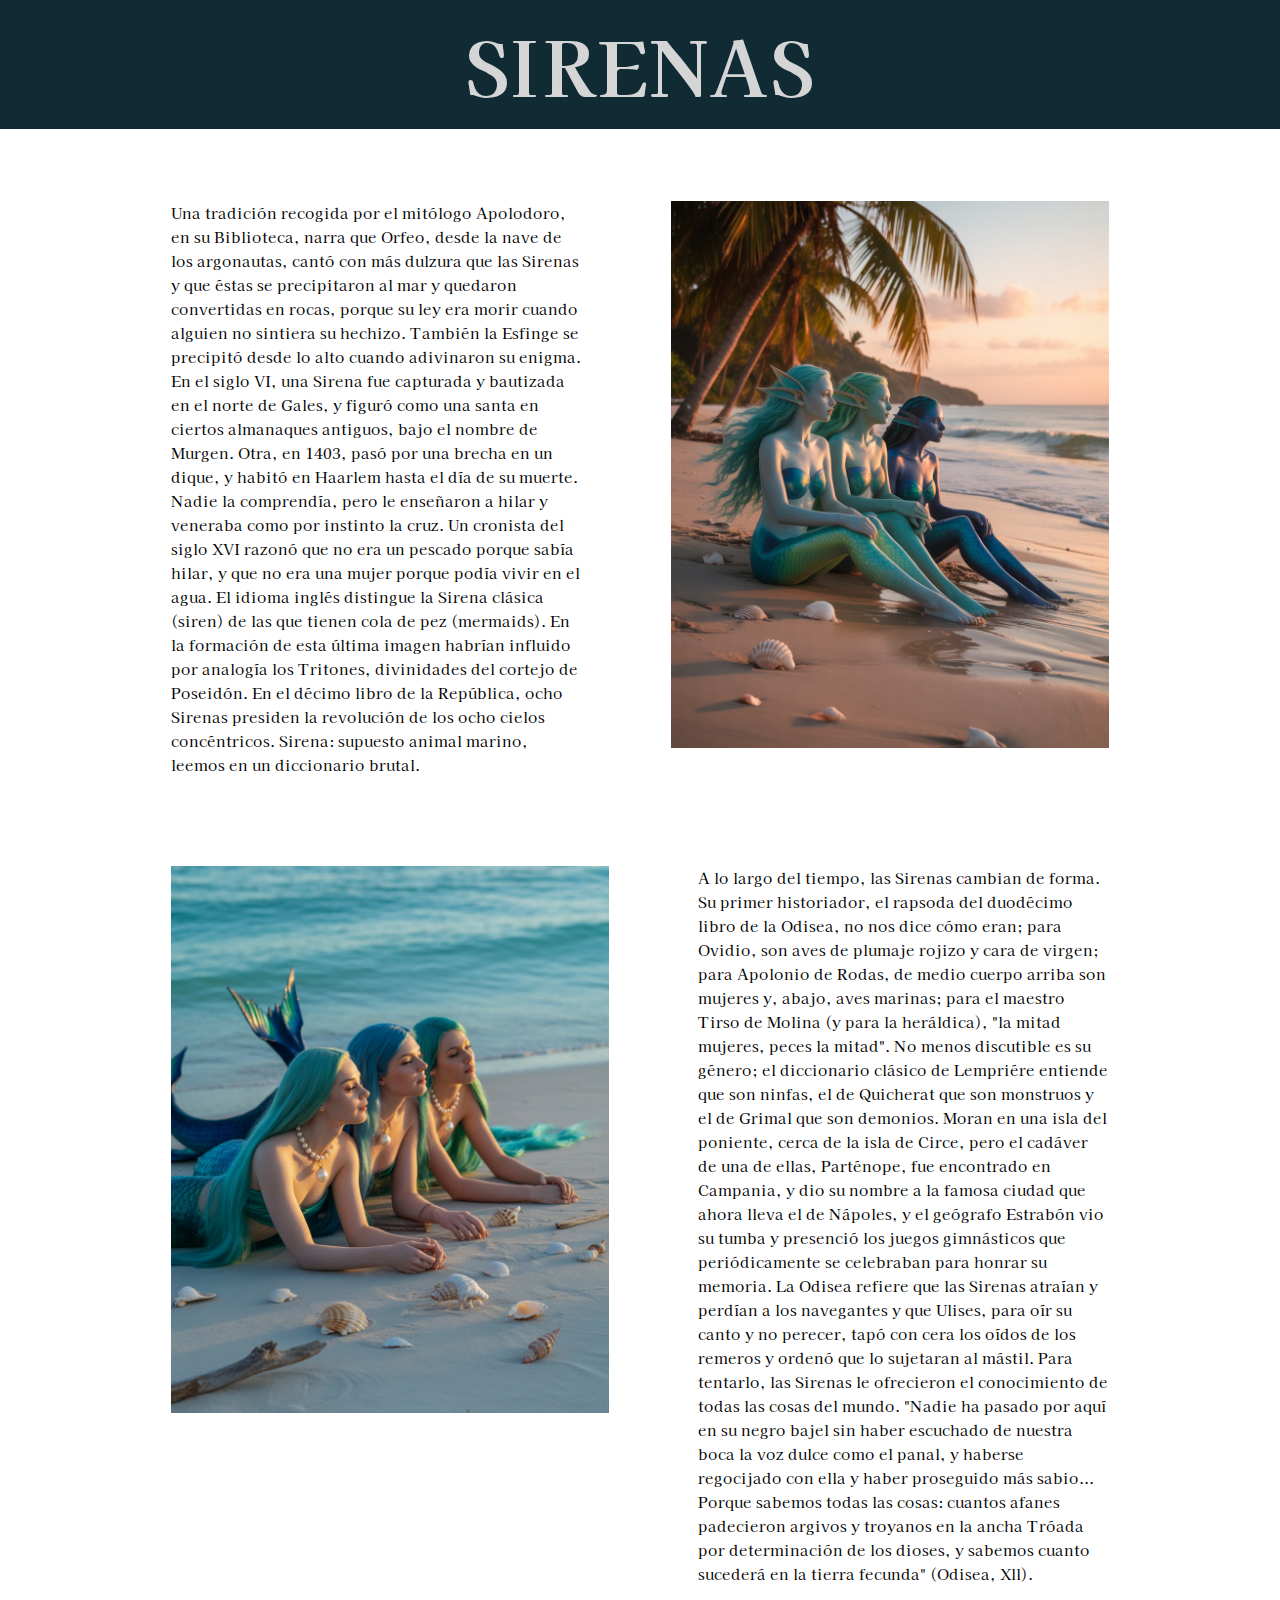
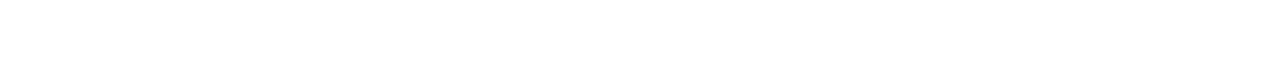
<file: libro/index.html>
<!DOCTYPE html>
<html lang="es">
<head>
    <meta charset="UTF-8">
    <meta name="viewport" content="width=device-width, initial-scale=1.0">
    <link rel="stylesheet" href="estilos/style.css">
    <title>Libro de sirenas</title>
</head>
<body>
    
    <header>
        <h1>SIRENAS</h1>
    </header>
    <main>
        <section>
            <p class="p1">
                Una tradición recogida por el mitólogo Apolodoro, en su Biblioteca, narra que Orfeo, desde la nave de los argonautas, cantó con más dulzura que las Sirenas y que éstas se precipitaron al mar y quedaron convertidas en rocas, porque su ley era morir cuando alguien no sintiera su hechizo. También la Esfinge se precipitó desde lo alto cuando adivinaron su enigma. En el siglo VI, una Sirena fue capturada y bautizada en el norte de Gales, y figuró como una santa en ciertos almanaques antiguos, bajo el nombre de Murgen. Otra, en 1403, pasó por una brecha en un dique, y habitó en Haarlem hasta el día de su muerte. Nadie la comprendía, pero le enseñaron a hilar y veneraba como por instinto la cruz. Un cronista del siglo XVI razonó que no era un pescado porque sabía hilar, y que no era una mujer porque podía vivir en el agua. El idioma inglés distingue la Sirena clásica (siren) de las que tienen cola de pez (mermaids). En la formación de esta última imagen habrían influido por analogía los Tritones, divinidades del cortejo de Poseidón. En el décimo libro de la República, ocho Sirenas presiden la revolución de los ocho cielos concéntricos. Sirena: supuesto animal marino, leemos en un diccionario brutal.
            </p>
            <div class="cont1"><img src="imagenes/sir1.jpeg" alt="sirenas1"></div>
            
        </section>
        <section>
            <div class="cont1"><img src="imagenes/sir2.jpeg" alt="sirenas2"></div>
            <p class="p1">
                A lo largo del tiempo, las Sirenas cambian de forma. Su primer historiador, el rapsoda del duodécimo libro de la Odisea, no nos dice cómo eran; para Ovidio, son aves de plumaje rojizo y cara de virgen; para Apolonio de Rodas, de medio cuerpo arriba son mujeres y, abajo, aves marinas; para el maestro Tirso de Molina (y para la heráldica), "la mitad mujeres, peces la mitad". No menos discutible es su género; el diccionario clásico de Lempriére entiende que son ninfas, el de Quicherat que son monstruos y el de Grimal que son demonios. Moran en una isla del poniente, cerca de la isla de Circe, pero el cadáver de una de ellas, Parténope, fue encontrado en Campania, y dio su nombre a la famosa ciudad que ahora lleva el de Nápoles, y el geógrafo Estrabón vio su tumba y presenció los juegos gimnásticos que periódicamente se celebraban para honrar su memoria. La Odisea refiere que las Sirenas atraían y perdían a los navegantes y que Ulises, para oír su canto y no perecer, tapó con cera los oídos de los remeros y ordenó que lo sujetaran al mástil. Para tentarlo, las Sirenas le ofrecieron el conocimiento de todas las cosas del mundo. "Nadie ha pasado por aquí en su negro bajel sin haber escuchado de nuestra boca la voz dulce como el panal, y haberse regocijado con ella y haber proseguido más sabio... Porque sabemos todas las cosas: cuantos afanes padecieron argivos y troyanos en la ancha Tróada por determinación de los dioses, y sabemos cuanto sucederá en la tierra fecunda" (Odisea, Xll).
            </p>
        </section>
        
    </main>
</body>
</html>
</file>
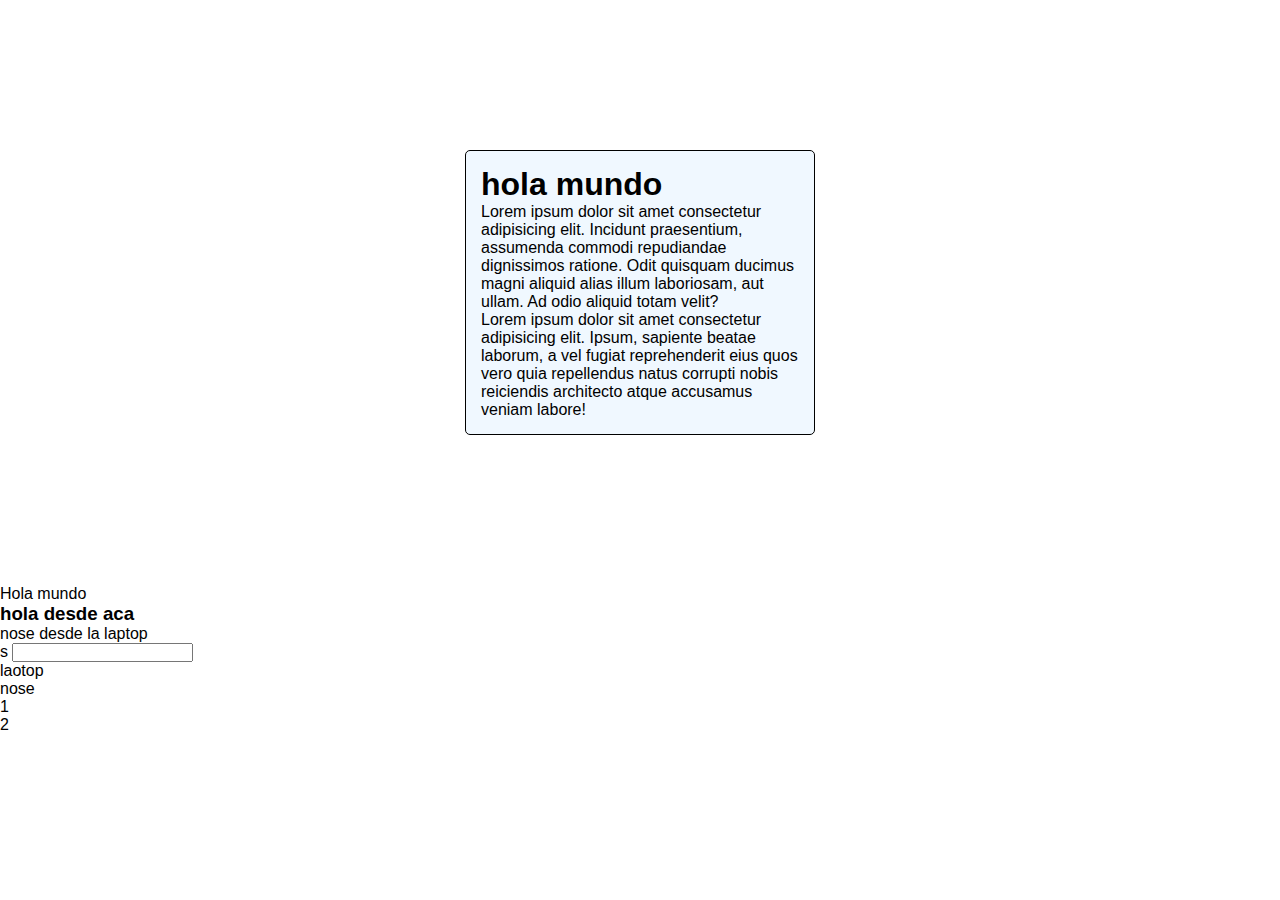
<file: maquetacion/index.html>
<!DOCTYPE html>
<html lang="es">
<head>
    <meta charset="UTF-8">
    <meta name="viewport" content="width=device-width, initial-scale=1.0">
    <link rel="stylesheet" href="estilos/style.css">
    <title>Maquetacion</title>
</head>
<body>
    <section>
        <!--articulos-->
        <article>
            <h1>hola mundo</h1>
            <p>Lorem ipsum dolor sit amet consectetur adipisicing elit. Incidunt praesentium, assumenda commodi repudiandae dignissimos ratione. Odit quisquam ducimus magni aliquid alias illum laboriosam, aut ullam. Ad odio aliquid totam velit?
            </p>
            <p>
                Lorem ipsum dolor sit amet consectetur adipisicing elit. Ipsum, sapiente beatae laborum, a vel fugiat reprehenderit eius quos vero quia repellendus natus corrupti nobis reiciendis architecto atque accusamus veniam labore!
            </p>
        </article>
    </section>
    <footer>
        <p>Hola mundo</p>
        <h3>hola desde aca</h3>
        <p>nose desde la laptop</p>
        <label for="">s</label>
        <input type="text">
        <p>laotop</p>
        <ul>
            <li>nose</li>
            <li>1</li>
            <li>2</li>
        </ul>
    </footer>
</body>
</html>
</file>
<file: libro/estilos/style.css>
@import url('https://fonts.googleapis.com/css2?family=Kaisei+Decol&family=Lexend:wght@100..900&family=Montserrat:ital,wght@0,100..900;1,100..900&family=Mulish:ital,wght@0,200..1000;1,200..1000&family=Nunito+Sans:ital,opsz,wght@0,6..12,200..1000;1,6..12,200..1000&family=Open+Sans:ital,wght@0,300..800;1,300..800&family=Outfit:wght@100..900&family=Quicksand:wght@300..700&display=swap');
*{
    padding: 0;
    margin: 0;
    box-sizing: border-box;
}
body{
    font-family: "Kaisei Decol";
}
header{
    display: flex;
    width: 100%;
    height: 129px;
    padding: 8px 16px;
    justify-content: center;
    align-items: center;
    gap: 10px;
    flex-shrink: 0;
    background: #102B34;
    h1{
        color: #D5D5D5;
        font-family: "Kaisei Decol";
        font-size: 75px;
        font-style: normal;
        font-weight: 700;
        line-height: normal;
        letter-spacing: 1.5px;
    }
}
main{
    margin:  72px auto;
    width: 938px;
    display: flex;
    flex-direction: column;
    justify-content: center;
    align-items: flex-start;
    gap: 89px;
}
section{
    display: flex;
    flex-direction: row;
    width: 100%;
    justify-content: space-between;
}
p{
    color: #000;
    font-family: "Kaisei Decol";
    font-size: 15px;
    font-style: normal;
    font-weight: 400;
    line-height: 24px; /* 160% */
}
.cont1{
    width: 438px;
    height: 547px;
    overflow: hidden;
}
img{
    width: 100%;
    height: 100%;
    object-fit: cover;
}
.p1{
    width: 411px;
}
</file>
<file: maquetacion/estilos/style.css>
*{
    margin: 0;
    padding: 0;
    box-sizing: border-box;
}
body{
    font-family:Arial, Helvetica, sans-serif;
}
section {
    width: 350px;
    padding: 15px;
    margin: 150px auto;
    background-color: aliceblue;
    border-radius: 5px;
    border: 1px solid #000;
    display: flex;
    flex-flow: column wrap;
    gap: 15px;
}

section .container-img {
    width: 100%;
    height: 150px;
    background-color: bisque;
}

section a {
    align-self: flex-start;
    padding: 5px 10px; /* Ajusta el espacio interno si es necesario */
    background-color: aqua;
    color: #000;
    text-decoration: none;
    transition: all 0.3s ease-out;
}
section a:hover{
    background-color: aquamarine;
}
</file>
